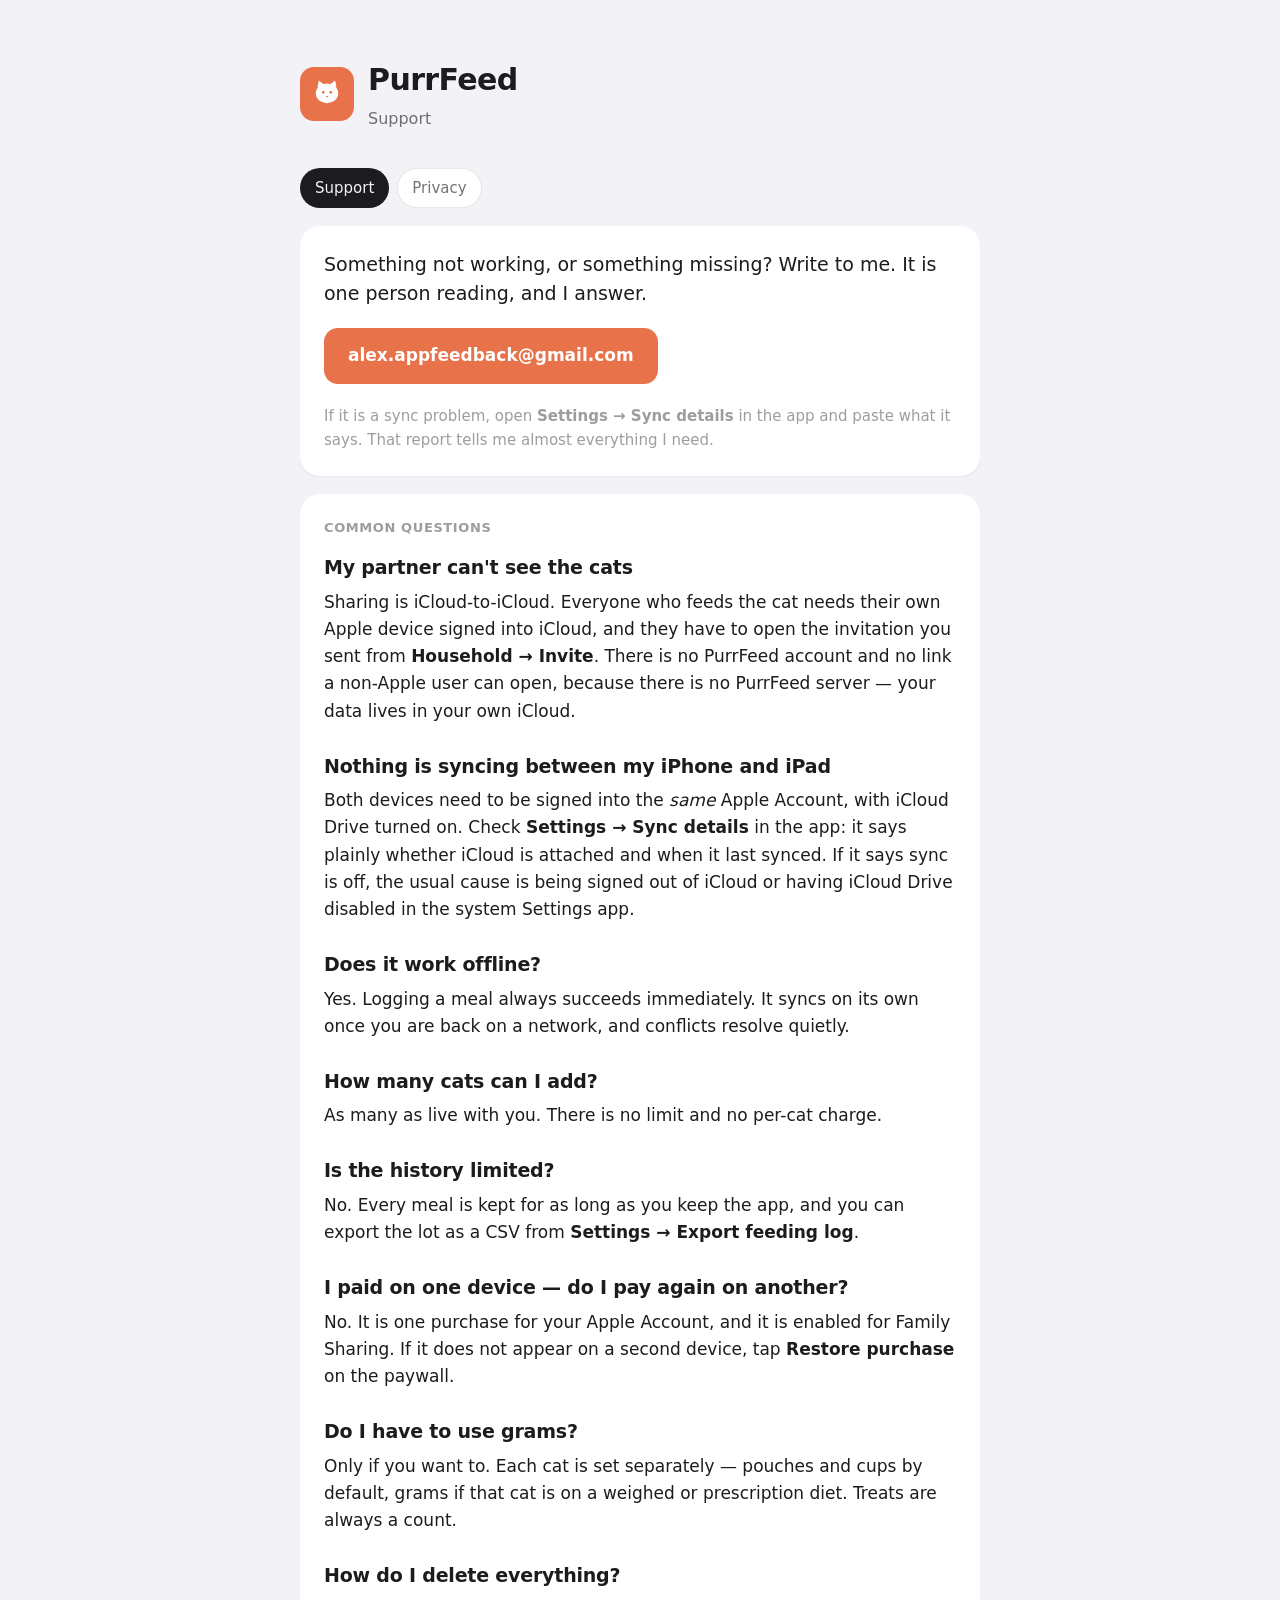
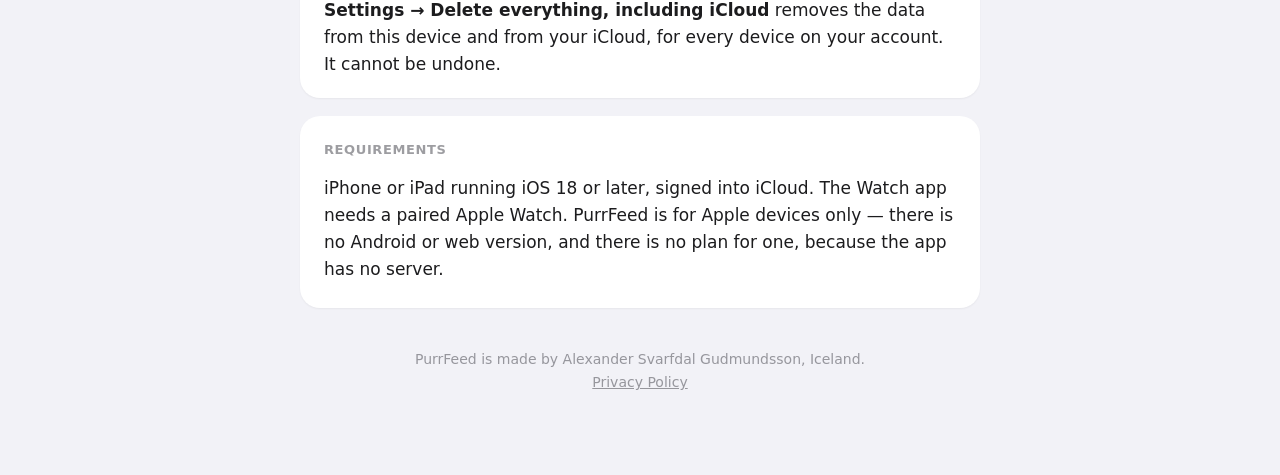
<file: index.html>
<!DOCTYPE html>
<html lang="en">
<head>
<meta charset="utf-8">
<meta name="viewport" content="width=device-width, initial-scale=1">
<title>PurrFeed — Support</title>
<meta name="description" content="Help and contact for PurrFeed, the cat feeding tracker for iPhone, iPad and Apple Watch.">
<link rel="stylesheet" href="style.css">
</head>
<body>
<div class="wrap">

<header>
  <div class="mark" aria-hidden="true">
    <svg viewBox="0 0 100 100" fill="none" xmlns="http://www.w3.org/2000/svg">
      <path d="M22 30 L26 10 L42 23 Z" fill="#fff"/>
      <path d="M78 30 L74 10 L58 23 Z" fill="#fff"/>
      <ellipse cx="50" cy="48" rx="33" ry="29" fill="#fff"/>
      <circle cx="39" cy="45" r="4" fill="#E8734A"/>
      <circle cx="61" cy="45" r="4" fill="#E8734A"/>
      <path d="M46 56 h8 l-4 5 Z" fill="#E8734A"/>
    </svg>
  </div>
  <div>
    <h1>PurrFeed</h1>
    <p>Support</p>
  </div>
</header>

<nav>
  <a href="./" aria-current="page">Support</a>
  <a href="privacy.html">Privacy</a>
</nav>

<div class="card tight">
  <p class="lede">Something not working, or something missing? Write to me. It is one person reading, and I answer.</p>
  <a class="mail" href="mailto:alex.appfeedback@gmail.com?subject=PurrFeed">alex.appfeedback@gmail.com</a>
  <p style="color:var(--faint);font-size:15px;margin:0;">If it is a sync problem, open <strong>Settings → Sync details</strong> in the app and paste what it says. That report tells me almost everything I need.</p>
</div>

<div class="card">
  <h2>Common questions</h2>

  <h3>My partner can't see the cats</h3>
  <p>Sharing is iCloud-to-iCloud. Everyone who feeds the cat needs their own Apple device signed into iCloud, and they have to open the invitation you sent from <strong>Household → Invite</strong>. There is no PurrFeed account and no link a non-Apple user can open, because there is no PurrFeed server — your data lives in your own iCloud.</p>

  <h3>Nothing is syncing between my iPhone and iPad</h3>
  <p>Both devices need to be signed into the <em>same</em> Apple Account, with iCloud Drive turned on. Check <strong>Settings → Sync details</strong> in the app: it says plainly whether iCloud is attached and when it last synced. If it says sync is off, the usual cause is being signed out of iCloud or having iCloud Drive disabled in the system Settings app.</p>

  <h3>Does it work offline?</h3>
  <p>Yes. Logging a meal always succeeds immediately. It syncs on its own once you are back on a network, and conflicts resolve quietly.</p>

  <h3>How many cats can I add?</h3>
  <p>As many as live with you. There is no limit and no per-cat charge.</p>

  <h3>Is the history limited?</h3>
  <p>No. Every meal is kept for as long as you keep the app, and you can export the lot as a CSV from <strong>Settings → Export feeding log</strong>.</p>

  <h3>I paid on one device — do I pay again on another?</h3>
  <p>No. It is one purchase for your Apple Account, and it is enabled for Family Sharing. If it does not appear on a second device, tap <strong>Restore purchase</strong> on the paywall.</p>

  <h3>Do I have to use grams?</h3>
  <p>Only if you want to. Each cat is set separately — pouches and cups by default, grams if that cat is on a weighed or prescription diet. Treats are always a count.</p>

  <h3>How do I delete everything?</h3>
  <p><strong>Settings → Delete everything, including iCloud</strong> removes the data from this device and from your iCloud, for every device on your account. It cannot be undone.</p>
</div>

<div class="card tight">
  <h2>Requirements</h2>
  <p style="margin-bottom:0;">iPhone or iPad running iOS 18 or later, signed into iCloud. The Watch app needs a paired Apple Watch. PurrFeed is for Apple devices only — there is no Android or web version, and there is no plan for one, because the app has no server.</p>
</div>

<footer>
  PurrFeed is made by Alexander Svarfdal Gudmundsson, Iceland.<br>
  <a href="privacy.html">Privacy Policy</a>
</footer>

</div>
</body>
</html>
</file>
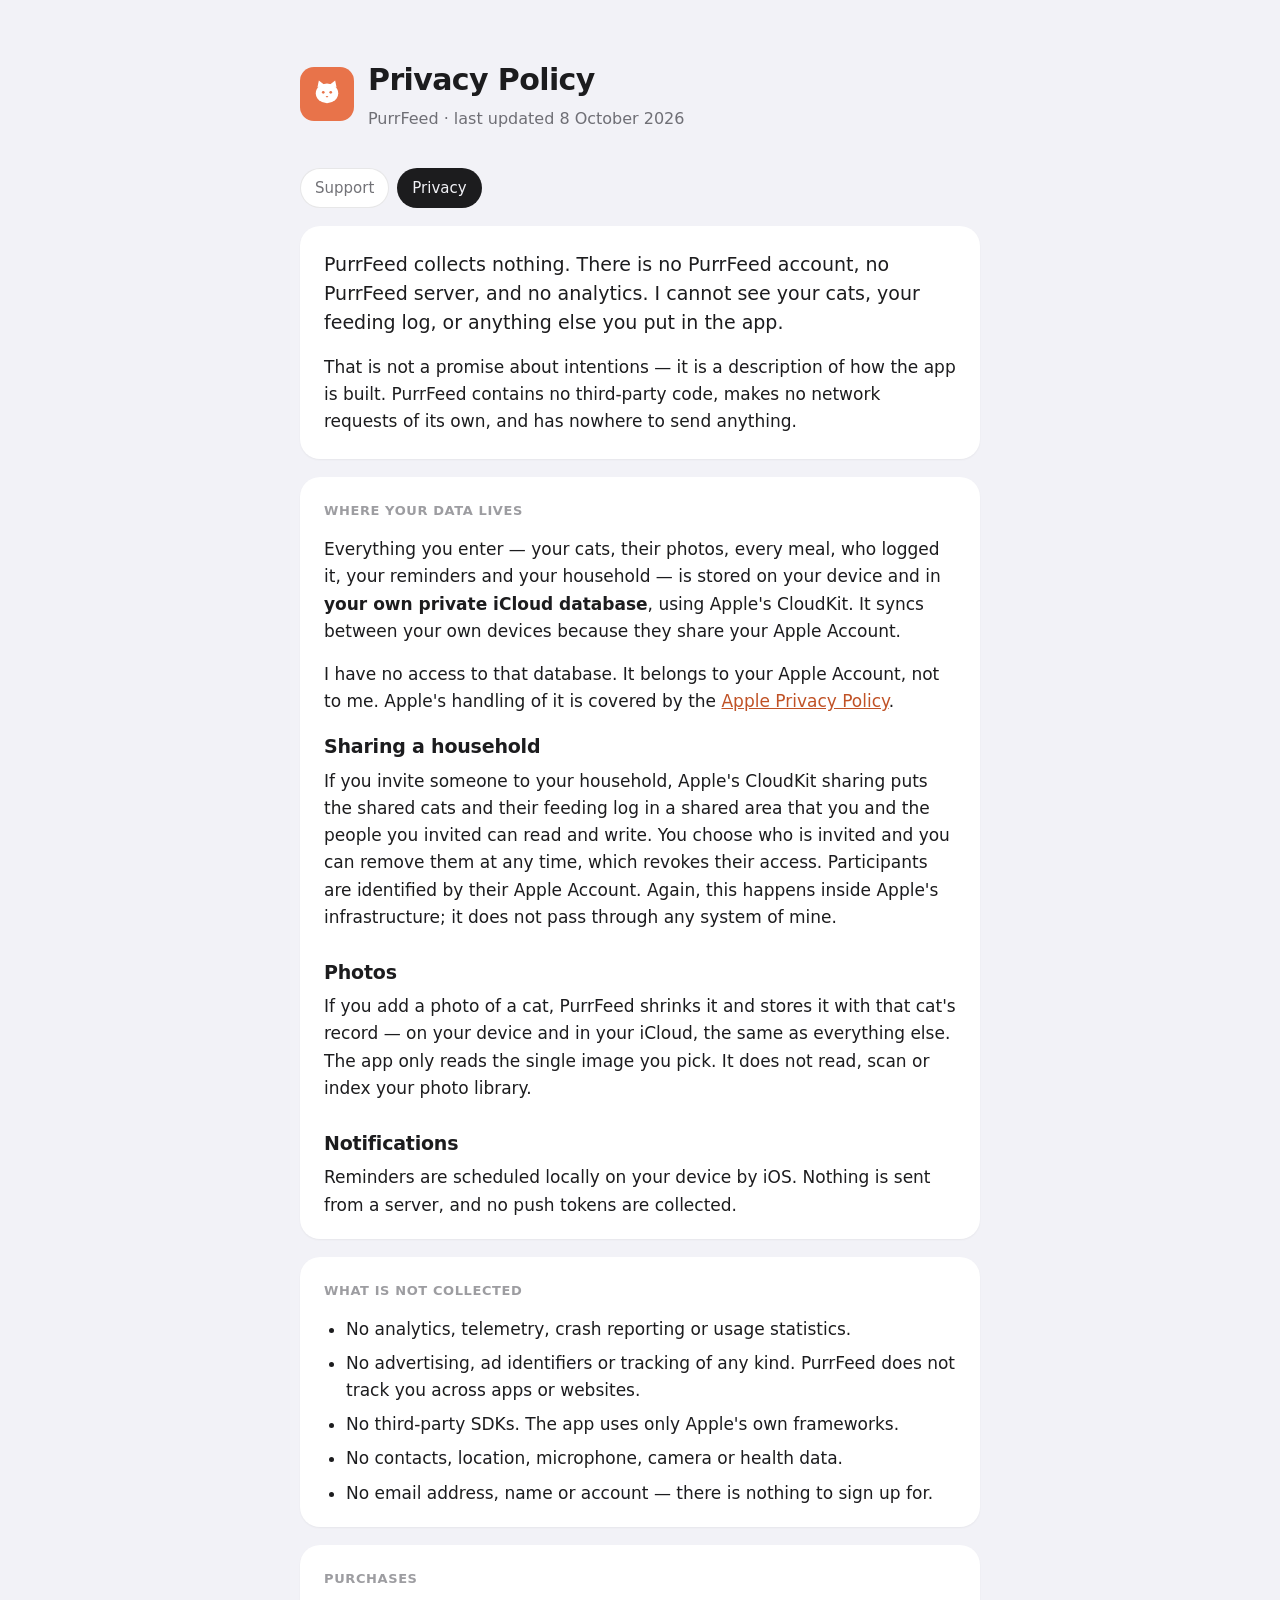
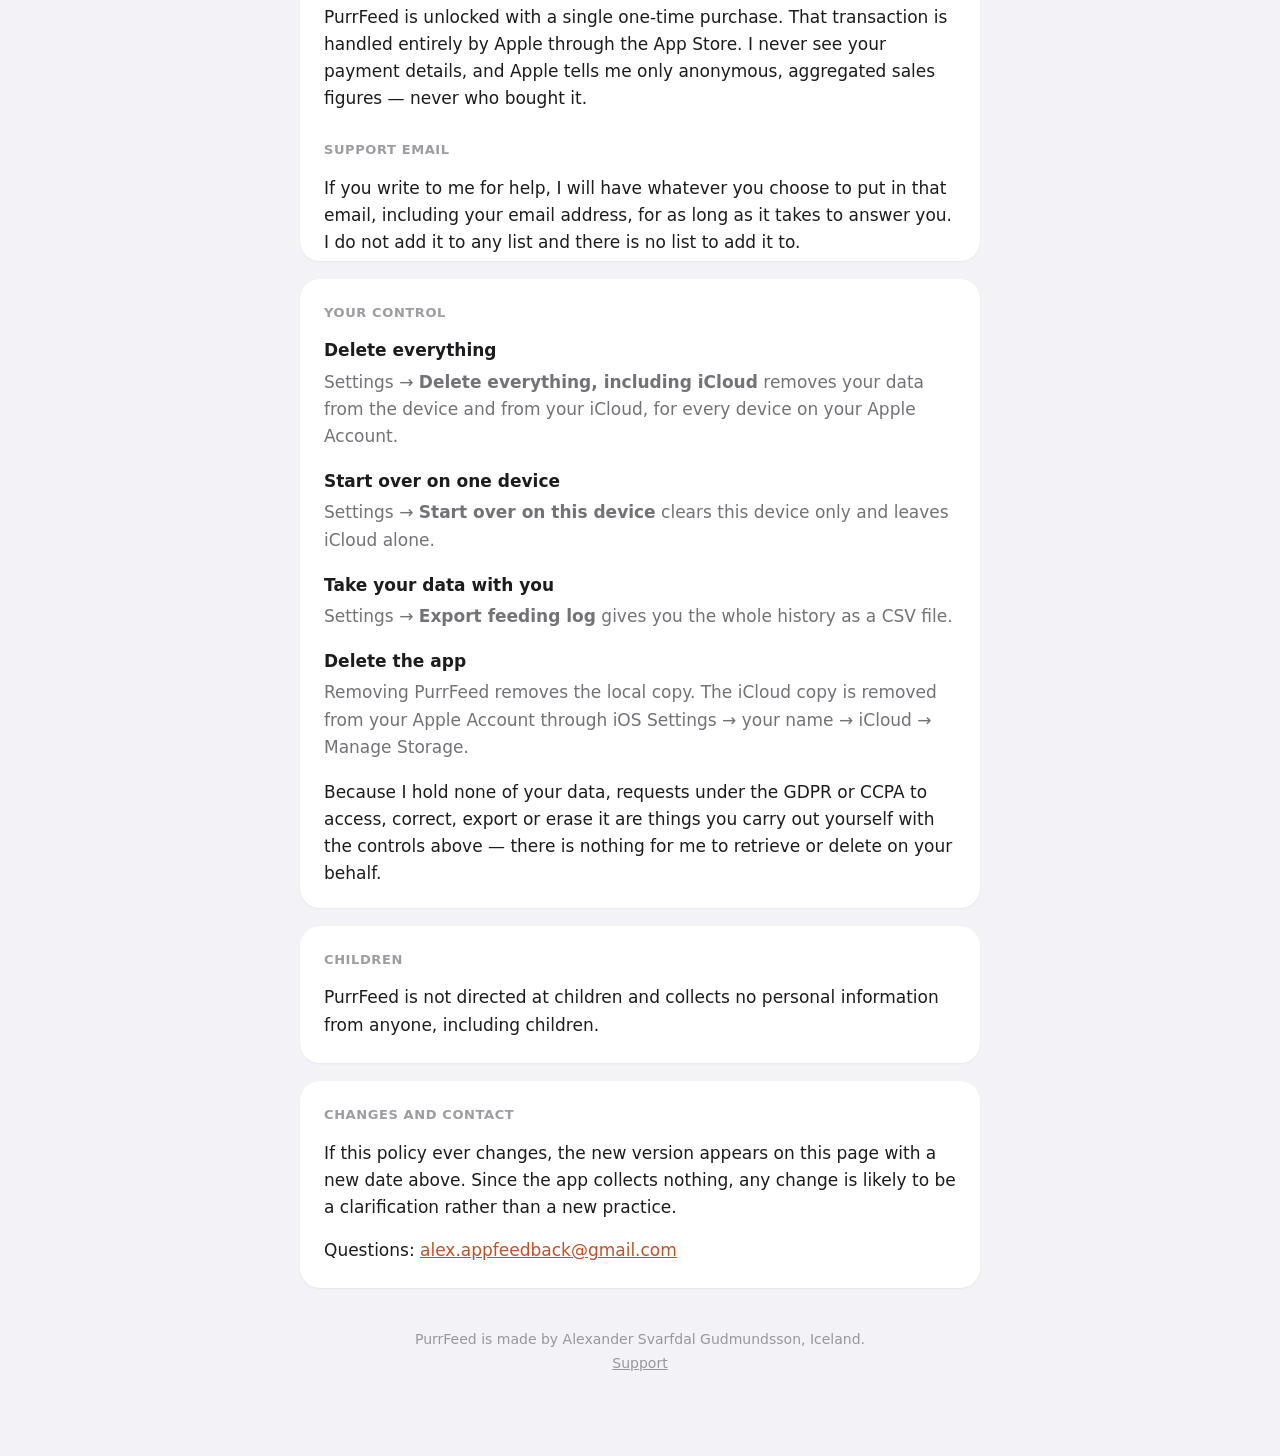
<file: privacy.html>
<!DOCTYPE html>
<html lang="en">
<head>
<meta charset="utf-8">
<meta name="viewport" content="width=device-width, initial-scale=1">
<title>PurrFeed — Privacy Policy</title>
<meta name="description" content="PurrFeed collects nothing. Your data stays in your own iCloud.">
<link rel="stylesheet" href="style.css">
</head>
<body>
<div class="wrap">

<header>
  <div class="mark" aria-hidden="true">
    <svg viewBox="0 0 100 100" fill="none" xmlns="http://www.w3.org/2000/svg">
      <path d="M22 30 L26 10 L42 23 Z" fill="#fff"/>
      <path d="M78 30 L74 10 L58 23 Z" fill="#fff"/>
      <ellipse cx="50" cy="48" rx="33" ry="29" fill="#fff"/>
      <circle cx="39" cy="45" r="4" fill="#E8734A"/>
      <circle cx="61" cy="45" r="4" fill="#E8734A"/>
      <path d="M46 56 h8 l-4 5 Z" fill="#E8734A"/>
    </svg>
  </div>
  <div>
    <h1>Privacy Policy</h1>
    <p>PurrFeed · last updated 8 October 2026</p>
  </div>
</header>

<nav>
  <a href="./">Support</a>
  <a href="privacy.html" aria-current="page">Privacy</a>
</nav>

<div class="card tight">
  <p class="lede">PurrFeed collects nothing. There is no PurrFeed account, no PurrFeed server, and no analytics. I cannot see your cats, your feeding log, or anything else you put in the app.</p>
  <p style="margin-bottom:0;">That is not a promise about intentions — it is a description of how the app is built. PurrFeed contains no third-party code, makes no network requests of its own, and has nowhere to send anything.</p>
</div>

<div class="card">
  <h2>Where your data lives</h2>
  <p>Everything you enter — your cats, their photos, every meal, who logged it, your reminders and your household — is stored on your device and in <strong>your own private iCloud database</strong>, using Apple's CloudKit. It syncs between your own devices because they share your Apple Account.</p>
  <p>I have no access to that database. It belongs to your Apple Account, not to me. Apple's handling of it is covered by the <a href="https://www.apple.com/legal/privacy/">Apple Privacy Policy</a>.</p>

  <h3>Sharing a household</h3>
  <p>If you invite someone to your household, Apple's CloudKit sharing puts the shared cats and their feeding log in a shared area that you and the people you invited can read and write. You choose who is invited and you can remove them at any time, which revokes their access. Participants are identified by their Apple Account. Again, this happens inside Apple's infrastructure; it does not pass through any system of mine.</p>

  <h3>Photos</h3>
  <p>If you add a photo of a cat, PurrFeed shrinks it and stores it with that cat's record — on your device and in your iCloud, the same as everything else. The app only reads the single image you pick. It does not read, scan or index your photo library.</p>

  <h3>Notifications</h3>
  <p>Reminders are scheduled locally on your device by iOS. Nothing is sent from a server, and no push tokens are collected.</p>
</div>

<div class="card">
  <h2>What is not collected</h2>
  <ul>
    <li>No analytics, telemetry, crash reporting or usage statistics.</li>
    <li>No advertising, ad identifiers or tracking of any kind. PurrFeed does not track you across apps or websites.</li>
    <li>No third-party SDKs. The app uses only Apple's own frameworks.</li>
    <li>No contacts, location, microphone, camera or health data.</li>
    <li>No email address, name or account — there is nothing to sign up for.</li>
  </ul>
</div>

<div class="card">
  <h2>Purchases</h2>
  <p>PurrFeed is unlocked with a single one-time purchase. That transaction is handled entirely by Apple through the App Store. I never see your payment details, and Apple tells me only anonymous, aggregated sales figures — never who bought it.</p>

  <h2 style="margin-top:28px;">Support email</h2>
  <p style="margin-bottom:0;">If you write to me for help, I will have whatever you choose to put in that email, including your email address, for as long as it takes to answer you. I do not add it to any list and there is no list to add it to.</p>
</div>

<div class="card">
  <h2>Your control</h2>
  <dl>
    <dt>Delete everything</dt>
    <dd>Settings → <strong>Delete everything, including iCloud</strong> removes your data from the device and from your iCloud, for every device on your Apple Account.</dd>
    <dt>Start over on one device</dt>
    <dd>Settings → <strong>Start over on this device</strong> clears this device only and leaves iCloud alone.</dd>
    <dt>Take your data with you</dt>
    <dd>Settings → <strong>Export feeding log</strong> gives you the whole history as a CSV file.</dd>
    <dt>Delete the app</dt>
    <dd>Removing PurrFeed removes the local copy. The iCloud copy is removed from your Apple Account through iOS Settings → your name → iCloud → Manage Storage.</dd>
  </dl>
  <p style="margin-top:18px;">Because I hold none of your data, requests under the GDPR or CCPA to access, correct, export or erase it are things you carry out yourself with the controls above — there is nothing for me to retrieve or delete on your behalf.</p>
</div>

<div class="card tight">
  <h2>Children</h2>
  <p style="margin-bottom:0;">PurrFeed is not directed at children and collects no personal information from anyone, including children.</p>
</div>

<div class="card tight">
  <h2>Changes and contact</h2>
  <p>If this policy ever changes, the new version appears on this page with a new date above. Since the app collects nothing, any change is likely to be a clarification rather than a new practice.</p>
  <p style="margin-bottom:0;">Questions: <a href="mailto:alex.appfeedback@gmail.com?subject=PurrFeed%20privacy">alex.appfeedback@gmail.com</a></p>
</div>

<footer>
  PurrFeed is made by Alexander Svarfdal Gudmundsson, Iceland.<br>
  <a href="./">Support</a>
</footer>

</div>
</body>
</html>
</file>
<file: style.css>
/* PurrFeed support site — the app's own palette, nothing else. */
:root {
    --accent: #E8734A;
    --accent-deep: #C05226;
    --bg: #F2F2F7;
    --card: #FFFFFF;
    --ink: #1C1C1E;
    --muted: rgba(60, 60, 67, 0.72);
    --faint: rgba(60, 60, 67, 0.5);
    --line: rgba(60, 60, 67, 0.12);
}

@media (prefers-color-scheme: dark) {
    :root {
        --bg: #000000;
        --card: #1C1C1E;
        --ink: #F2F2F7;
        --muted: rgba(235, 235, 245, 0.68);
        --faint: rgba(235, 235, 245, 0.45);
        --line: rgba(235, 235, 245, 0.16);
    }
}

* { box-sizing: border-box; }

body {
    margin: 0;
    padding: 0 16px 80px;
    background: var(--bg);
    color: var(--ink);
    font: 17px/1.6 -apple-system, BlinkMacSystemFont, "Segoe UI", system-ui, sans-serif;
    -webkit-font-smoothing: antialiased;
}

.wrap { max-width: 680px; margin: 0 auto; }

header {
    display: flex;
    align-items: center;
    gap: 14px;
    padding: 56px 0 8px;
}

.mark {
    width: 54px; height: 54px;
    flex: none;
    border-radius: 14px;
    background: var(--accent);
    display: grid;
    place-items: center;
}
.mark svg { width: 34px; height: 34px; display: block; }

h1 {
    font-size: 30px;
    letter-spacing: -0.6px;
    margin: 0;
    font-weight: 700;
}
header p { margin: 2px 0 0; color: var(--muted); font-size: 16px; }

nav {
    display: flex;
    gap: 8px;
    margin: 28px 0 8px;
    flex-wrap: wrap;
}
nav a {
    text-decoration: none;
    color: var(--muted);
    font-size: 15px;
    font-weight: 500;
    padding: 7px 14px;
    border-radius: 999px;
    background: var(--card);
    border: 1px solid var(--line);
}
nav a[aria-current="page"] {
    background: var(--ink);
    color: var(--bg);
    border-color: transparent;
}

.card {
    background: var(--card);
    border-radius: 20px;
    padding: 24px 24px 4px;
    margin: 18px 0;
    box-shadow: 0 1px 2px rgba(0,0,0,0.05);
}
.card.tight { padding-bottom: 24px; }

h2 {
    font-size: 13px;
    text-transform: uppercase;
    letter-spacing: 0.6px;
    color: var(--faint);
    font-weight: 600;
    margin: 0 0 14px;
}
h3 { font-size: 19px; margin: 26px 0 6px; letter-spacing: -0.2px; }
h3:first-of-type { margin-top: 0; }

p { margin: 0 0 16px; }
ul { margin: 0 0 16px; padding-left: 22px; }
li { margin-bottom: 7px; }

a { color: var(--accent-deep); }
@media (prefers-color-scheme: dark) { a { color: var(--accent); } }

.lede { font-size: 19px; line-height: 1.55; }

.mail {
    display: inline-block;
    background: var(--accent);
    color: #fff;
    text-decoration: none;
    font-weight: 600;
    padding: 14px 24px;
    border-radius: 14px;
    margin: 4px 0 20px;
}

dl { margin: 0 0 8px; }
dt { font-weight: 600; margin-top: 18px; }
dt:first-child { margin-top: 0; }
dd { margin: 4px 0 0; color: var(--muted); }

footer {
    color: var(--faint);
    font-size: 14px;
    text-align: center;
    margin-top: 40px;
    line-height: 1.7;
}
footer a { color: var(--faint); }
</file>
